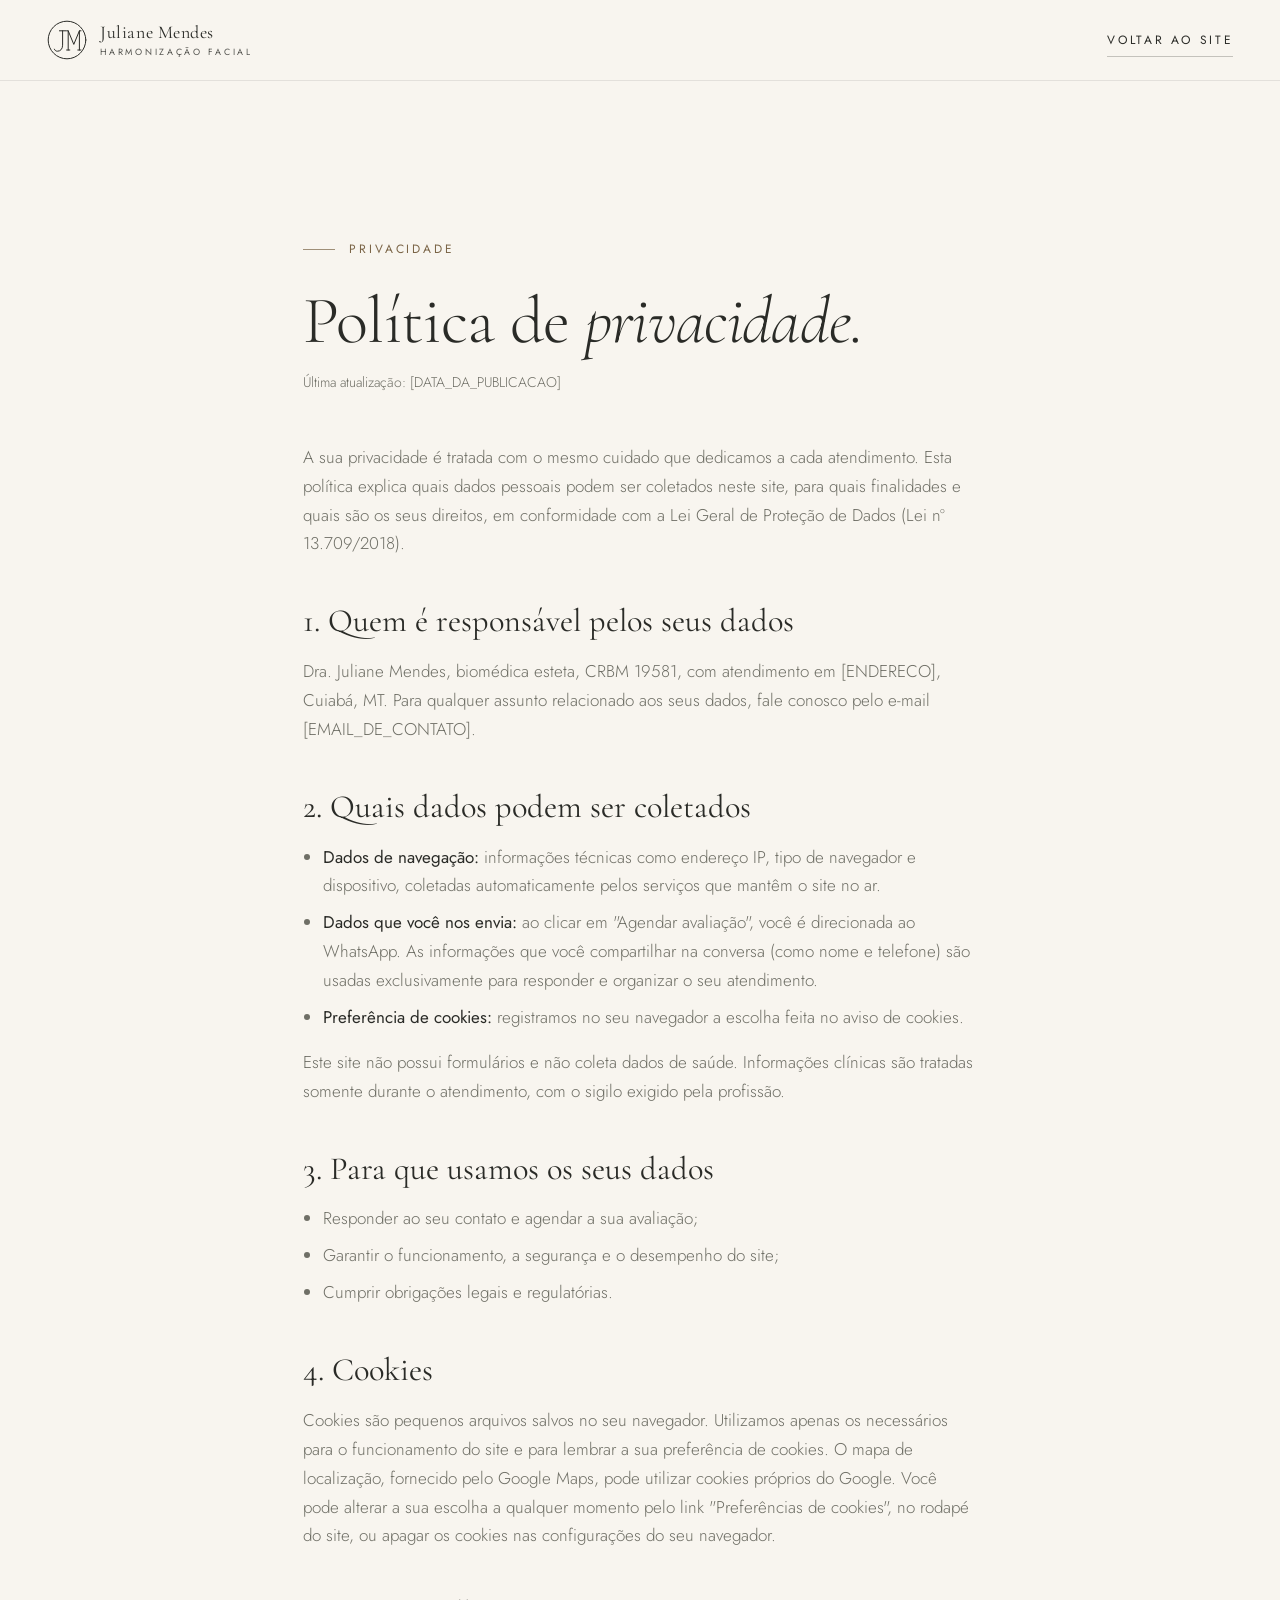
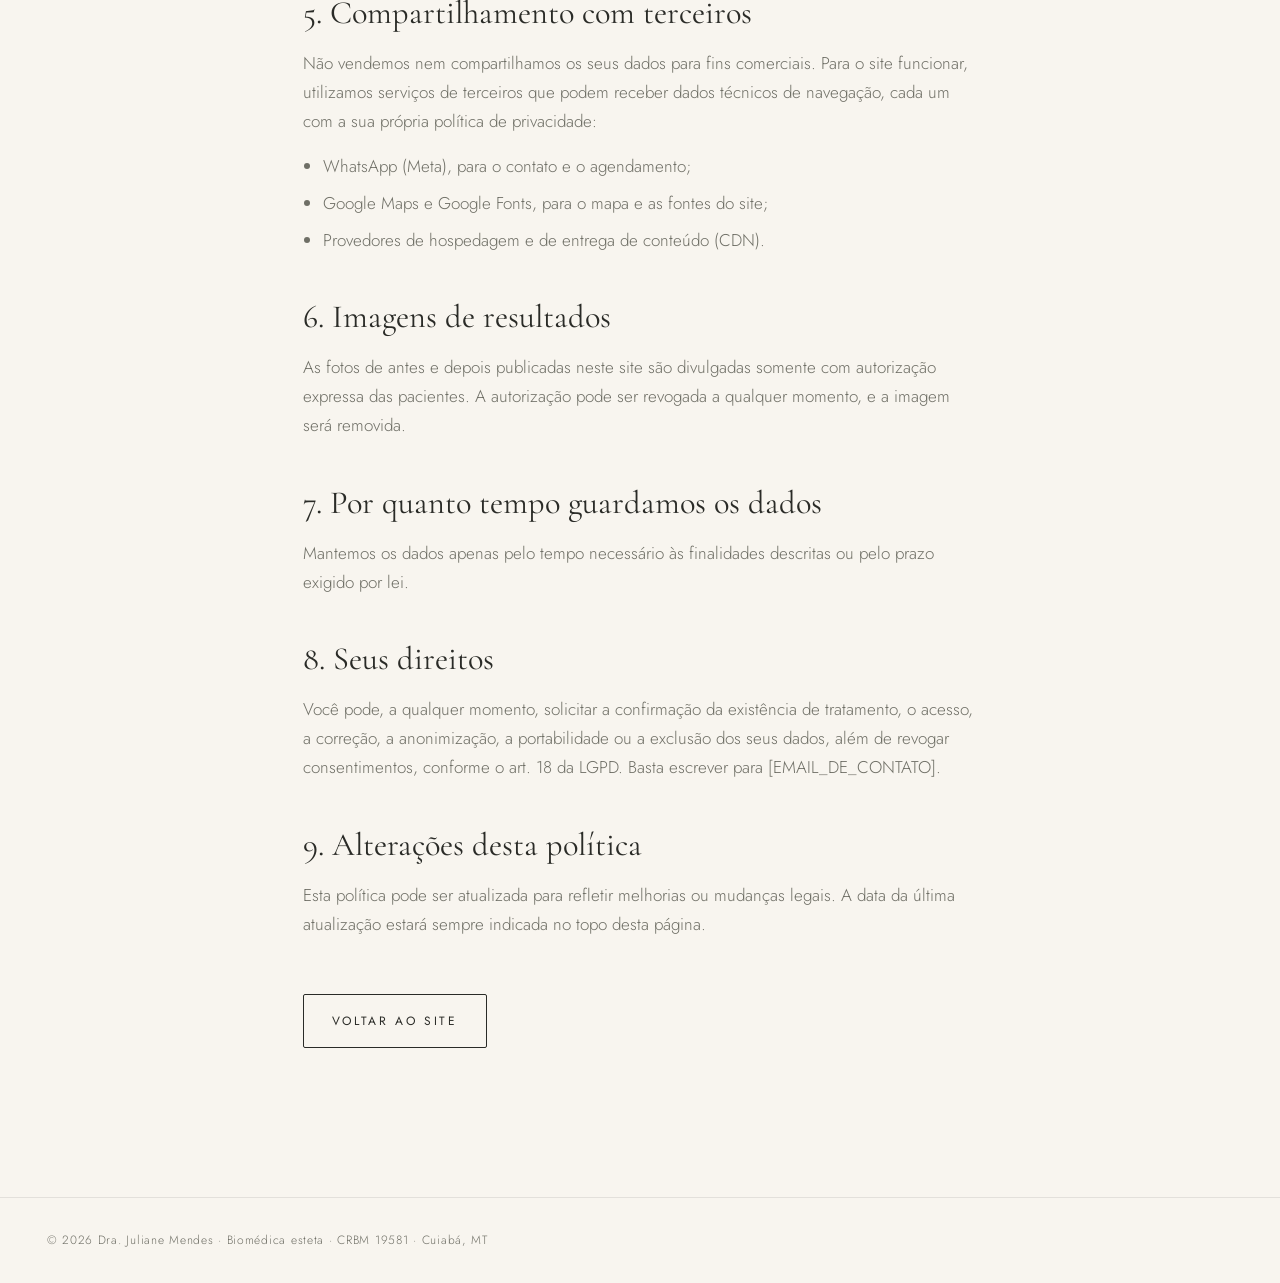
<file: politica-de-privacidade.html>
<!doctype html>
<html lang="pt-BR">
<head>
  <meta charset="utf-8">
  <meta name="viewport" content="width=device-width, initial-scale=1, viewport-fit=cover">
  <title>Política de Privacidade | Dra. Juliane Mendes</title>
  <meta name="description" content="Como tratamos os seus dados pessoais e utilizamos cookies, em conformidade com a LGPD.">
  <meta name="robots" content="noindex, follow">
  <meta name="theme-color" content="#F8F5EF">
  <link rel="icon" href="assets/icons/favicon.svg" type="image/svg+xml">
  <link rel="apple-touch-icon" href="assets/icons/apple-touch-icon.png">
  <link rel="preconnect" href="https://fonts.googleapis.com">
  <link rel="preconnect" href="https://fonts.gstatic.com" crossorigin>
  <link rel="stylesheet" href="https://fonts.googleapis.com/css2?family=Cormorant+Garamond:ital,wght@0,300;0,400;1,300&family=Jost:wght@300;400&display=swap">
  <link rel="stylesheet" href="css/style.css?v=3">
</head>

<body>
  <!-- Página legal: texto-base em conformidade com a LGPD (Lei 13.709/2018).
       Revise com um advogado e preencha os campos entre colchetes antes de publicar. -->
  <header class="legal-header">
    <div class="container legal-header__inner">
      <a class="brand" href="index.html" aria-label="Dra. Juliane Mendes, voltar ao site">
        <svg class="brand__mark" viewBox="0 0 100 100" fill="none" stroke="currentColor" stroke-width="1" stroke-linecap="round" stroke-linejoin="round" aria-hidden="true">
          <circle cx="50" cy="50" r="47" vector-effect="non-scaling-stroke"/>
          <path d="M31 27H47M39 27V63C39 72.5 33.5 78 26 78C22 78 19.5 76 18.5 73" vector-effect="non-scaling-stroke"/>
          <path d="M53 75V27L67 61L81 27V75M49 75H57M77 75H85M49 27H53M81 27H85" vector-effect="non-scaling-stroke"/>
        </svg>
        <span class="brand__name">Juliane Mendes<small>Harmonização facial</small></span>
      </a>
      <a class="link-arrow" href="index.html">Voltar ao site</a>
    </div>
  </header>

  <main class="legal section" id="conteudo">
    <div class="container legal__inner">
      <p class="eyebrow">Privacidade</p>
      <h1 class="display legal__title">Política de <em>privacidade.</em></h1>
      <p class="legal__updated">Última atualização: [DATA_DA_PUBLICACAO]</p>

      <div class="legal__body">
        <p>A sua privacidade é tratada com o mesmo cuidado que dedicamos a cada atendimento. Esta política explica quais dados pessoais podem ser coletados neste site, para quais finalidades e quais são os seus direitos, em conformidade com a Lei Geral de Proteção de Dados (Lei nº 13.709/2018).</p>

        <h2>1. Quem é responsável pelos seus dados</h2>
        <p>Dra. Juliane Mendes, biomédica esteta, CRBM 19581, com atendimento em [ENDERECO], Cuiabá, MT. Para qualquer assunto relacionado aos seus dados, fale conosco pelo e-mail [EMAIL_DE_CONTATO].</p>

        <h2>2. Quais dados podem ser coletados</h2>
        <ul>
          <li><strong>Dados de navegação:</strong> informações técnicas como endereço IP, tipo de navegador e dispositivo, coletadas automaticamente pelos serviços que mantêm o site no ar.</li>
          <li><strong>Dados que você nos envia:</strong> ao clicar em "Agendar avaliação", você é direcionada ao WhatsApp. As informações que você compartilhar na conversa (como nome e telefone) são usadas exclusivamente para responder e organizar o seu atendimento.</li>
          <li><strong>Preferência de cookies:</strong> registramos no seu navegador a escolha feita no aviso de cookies.</li>
        </ul>
        <p>Este site não possui formulários e não coleta dados de saúde. Informações clínicas são tratadas somente durante o atendimento, com o sigilo exigido pela profissão.</p>

        <h2>3. Para que usamos os seus dados</h2>
        <ul>
          <li>Responder ao seu contato e agendar a sua avaliação;</li>
          <li>Garantir o funcionamento, a segurança e o desempenho do site;</li>
          <li>Cumprir obrigações legais e regulatórias.</li>
        </ul>

        <h2>4. Cookies</h2>
        <p>Cookies são pequenos arquivos salvos no seu navegador. Utilizamos apenas os necessários para o funcionamento do site e para lembrar a sua preferência de cookies. O mapa de localização, fornecido pelo Google Maps, pode utilizar cookies próprios do Google. Você pode alterar a sua escolha a qualquer momento pelo link "Preferências de cookies", no rodapé do site, ou apagar os cookies nas configurações do seu navegador.</p>

        <h2>5. Compartilhamento com terceiros</h2>
        <p>Não vendemos nem compartilhamos os seus dados para fins comerciais. Para o site funcionar, utilizamos serviços de terceiros que podem receber dados técnicos de navegação, cada um com a sua própria política de privacidade:</p>
        <ul>
          <li>WhatsApp (Meta), para o contato e o agendamento;</li>
          <li>Google Maps e Google Fonts, para o mapa e as fontes do site;</li>
          <li>Provedores de hospedagem e de entrega de conteúdo (CDN).</li>
        </ul>

        <h2>6. Imagens de resultados</h2>
        <p>As fotos de antes e depois publicadas neste site são divulgadas somente com autorização expressa das pacientes. A autorização pode ser revogada a qualquer momento, e a imagem será removida.</p>

        <h2>7. Por quanto tempo guardamos os dados</h2>
        <p>Mantemos os dados apenas pelo tempo necessário às finalidades descritas ou pelo prazo exigido por lei.</p>

        <h2>8. Seus direitos</h2>
        <p>Você pode, a qualquer momento, solicitar a confirmação da existência de tratamento, o acesso, a correção, a anonimização, a portabilidade ou a exclusão dos seus dados, além de revogar consentimentos, conforme o art. 18 da LGPD. Basta escrever para [EMAIL_DE_CONTATO].</p>

        <h2>9. Alterações desta política</h2>
        <p>Esta política pode ser atualizada para refletir melhorias ou mudanças legais. A data da última atualização estará sempre indicada no topo desta página.</p>
      </div>

      <a class="btn btn--outline legal__back" href="index.html">Voltar ao site</a>
    </div>
  </main>

  <footer class="legal-footer">
    <div class="container">
      <p>© 2026 Dra. Juliane Mendes · Biomédica esteta · CRBM 19581 · Cuiabá, MT</p>
    </div>
  </footer>
</body>
</html>
</file>
<file: css/style.css>
/* ==========================================================================
   Dra. Juliane Mendes | Harmonização Facial
   style.css · Mobile first (base 360px → 768 / 1024 / 1440)
   --------------------------------------------------------------------------
   Índice
   01. Tokens
   02. Reset
   03. Tipografia
   04. Layout
   05. Componentes (botões, links, mídia, ícones, grão)
   06. Seções
   07. Flutuantes, cookies e lightbox
   08. Animações e estados de JS
   09. Utilitários
   10. Movimento reduzido
   ========================================================================== */


/* ==========================================================================
   01. TOKENS
   ========================================================================== */
:root {
  /* Paleta */
  --ivory: #F8F5EF;
  --sand: #EDE6DA;
  --olive-deep: #1E1F1B;
  --olive: #45463F;
  --champagne: #B79F7A;
  --champagne-ink: #7A6446; /* champagne escurecido: texto pequeno sobre fundo claro (AA) */
  --text: #2A2B27;
  --text-soft: #6F6F66;

  --ivory-72: rgba(248, 245, 239, .72);
  --ivory-30: rgba(248, 245, 239, .3);
  --line: rgba(183, 159, 122, .55);
  --line-soft: rgba(42, 43, 39, .1);
  --line-dark: rgba(183, 159, 122, .28);

  /* Placeholders de imagem */
  --ph: #DCD3C4;

  /* Tipografia */
  --font-serif: "Cormorant Garamond", "Cormorant", "Times New Roman", serif;
  --font-sans: "Jost", system-ui, -apple-system, "Segoe UI", sans-serif;

  --fs-hero: clamp(2.75rem, 1.167rem + 7.04vw, 7.5rem);      /* 44px → 120px */
  --fs-display: clamp(2.25rem, 1.5rem + 3.33vw, 4.5rem);     /* 36px → 72px */
  --fs-manifesto: clamp(1.875rem, 1.15rem + 3.2vw, 4.25rem);
  --fs-proc: clamp(2rem, 1.33rem + 3vw, 4.25rem);
  --fs-quote: clamp(1.625rem, 1.17rem + 2vw, 3rem);
  --fs-h3: clamp(1.5rem, 1.3rem + .9vw, 2.125rem);
  --fs-lead: clamp(1.125rem, 1.04rem + .4vw, 1.375rem);
  --fs-body: clamp(1rem, .96rem + .18vw, 1.0625rem);
  --fs-small: .875rem;
  --fs-label: .75rem;

  /* Movimento */
  --ease: cubic-bezier(0.16, 1, 0.3, 1);
  --dur-fast: .6s;
  --dur: 1s;
  --dur-slow: 1.4s;

  /* Espaçamento e estrutura */
  --gutter: clamp(1.25rem, .6rem + 2.9vw, 4rem);
  --section-y: clamp(6rem, 4.5rem + 6vw, 10rem);             /* 96px → 160px */
  --container: 90rem;
  --header-h: 4.5rem;
  --bar-h: 4.75rem;
  --radius: 2px;
}

@media (min-width: 1024px) {
  :root { --header-h: 5.5rem; }
}


/* ==========================================================================
   02. RESET
   ========================================================================== */
*,
*::before,
*::after { box-sizing: border-box; }

html {
  -webkit-text-size-adjust: 100%;
  text-size-adjust: 100%;
  /* A página nunca se desloca nem "quica" na horizontal (iOS/Android) */
  overflow-x: hidden;
  overscroll-behavior-x: none;
}

@media (prefers-reduced-motion: no-preference) {
  html:not(.lenis) { scroll-behavior: smooth; }
}

body {
  margin: 0;
  min-height: 100vh;
  min-height: 100svh;
  background-color: var(--ivory);
  color: var(--text);
  font-family: var(--font-sans);
  font-weight: 300;
  font-size: var(--fs-body);
  line-height: 1.7;
  -webkit-font-smoothing: antialiased;
  -moz-osx-font-smoothing: grayscale;
  text-rendering: optimizeLegibility;
  overflow-x: hidden;
  overflow-x: clip;
}

h1, h2, h3, h4, p, figure, blockquote, dl, dd, ol, ul { margin: 0; }
ol, ul { padding: 0; list-style: none; }
img, svg, video, iframe { display: block; max-width: 100%; }
img { height: auto; }
a { color: inherit; text-decoration: none; }
address { font-style: normal; }
em { font-style: italic; }

button {
  font: inherit;
  color: inherit;
  background: none;
  border: 0;
  padding: 0;
  cursor: pointer;
  -webkit-tap-highlight-color: transparent;
}

::selection { background: var(--champagne); color: var(--olive-deep); }

:focus { outline: none; }
:focus-visible {
  outline: 1px solid currentColor;
  outline-offset: 4px;
}

[hidden] { display: none !important; }

/* Lenis (smooth scroll) */
html.lenis,
html.lenis body { height: auto; }
.lenis.lenis-smooth { scroll-behavior: auto !important; }
.lenis.lenis-smooth [data-lenis-prevent] { overscroll-behavior: contain; }
.lenis.lenis-stopped { overflow: hidden; }


/* ==========================================================================
   03. TIPOGRAFIA
   ========================================================================== */
.display {
  font-family: var(--font-serif);
  font-weight: 300;
  font-size: var(--fs-display);
  line-height: 1.04;
  letter-spacing: -.01em;
}

.display em,
.cta-final__title em,
.footer__tagline em { font-weight: 300; }

[data-bg="dark"] .display em,
.cta-final__title em,
.footer__tagline em { color: var(--champagne); }

.eyebrow {
  display: inline-flex;
  align-items: center;
  gap: .9rem;
  margin-bottom: 1.75rem;
  font-family: var(--font-sans);
  font-weight: 400;
  font-size: var(--fs-label);
  letter-spacing: .24em;
  line-height: 1.4;
  text-transform: uppercase;
  color: var(--champagne-ink);
}

.eyebrow::before {
  content: "";
  flex: none;
  width: 2rem;
  height: 1px;
  background: currentColor;
  opacity: .7;
}

.eyebrow--center::after {
  content: "";
  flex: none;
  width: 2rem;
  height: 1px;
  background: currentColor;
  opacity: .7;
}

.eyebrow--light { color: var(--champagne); }

.lead {
  font-size: var(--fs-lead);
  font-weight: 300;
  line-height: 1.6;
  color: var(--text-soft);
}

.caption {
  margin-top: 1.25rem;
  font-size: var(--fs-small);
  color: var(--text-soft);
  letter-spacing: .02em;
}


/* ==========================================================================
   04. LAYOUT
   ========================================================================== */
.container {
  width: 100%;
  max-width: var(--container);
  margin-inline: auto;
  padding-inline: var(--gutter);
}

.section {
  position: relative;
  padding-block: var(--section-y);
}

/* Cores de fundo por seção (sem JS) */
[data-bg="ivory"] { background-color: var(--ivory); }
[data-bg="sand"]  { background-color: var(--sand); --text-soft: #5F5F57; /* AA sobre sand */ }
[data-bg="dark"]  { background-color: var(--olive-deep); color: var(--ivory); }

/* Com JS: as seções ficam transparentes e a cor vem da camada fixa (crossfade) */
.bg-flow [data-bg] { background-color: transparent; }

.page-bg {
  position: fixed;
  inset: 0;
  z-index: -1;
  pointer-events: none;
  background: var(--ivory);
}

.page-bg__layer {
  position: absolute;
  inset: 0;
  opacity: 0;
  transition: opacity 1.1s var(--ease);
}

.page-bg__layer--sand { background: var(--sand); }
.page-bg__layer--dark { background: var(--olive-deep); }

[data-page-bg="sand"] .page-bg__layer--sand,
[data-page-bg="dark"] .page-bg__layer--dark { opacity: 1; }

/* Cabeçalho de seção (eyebrow + título + texto de apoio) */
.section-head {
  display: grid;
  gap: 1.5rem;
  margin-bottom: clamp(3rem, 6vw, 5.5rem);
}

.section-head__text {
  max-width: 26rem;
  color: var(--text-soft);
}

.section-head--controls {
  grid-template-columns: 1fr;
  align-items: end;
}

@media (min-width: 768px) {
  .section-head--controls { grid-template-columns: 1fr auto; }
}

@media (min-width: 1024px) {
  .section-head {
    grid-template-columns: minmax(0, 7fr) minmax(0, 4fr);
    column-gap: 4rem;
    align-items: end;
  }

  .section-head--controls { grid-template-columns: 1fr auto; }
}


/* ==========================================================================
   05. COMPONENTES
   ========================================================================== */

/* ---------- Botões ---------- */
.btn {
  --btn-bg: transparent;
  --btn-color: var(--text);
  --btn-border: var(--text);
  --btn-fill: var(--olive-deep);
  --btn-color-hover: var(--ivory);

  position: relative;
  isolation: isolate;
  overflow: hidden;
  display: inline-flex;
  align-items: center;
  justify-content: center;
  gap: .9rem;
  min-height: 3.375rem;
  padding: 1rem 1.75rem;
  border: 1px solid var(--btn-border);
  border-radius: var(--radius);
  background: var(--btn-bg);
  color: var(--btn-color);
  font-family: var(--font-sans);
  font-weight: 400;
  font-size: .75rem;
  line-height: 1;
  letter-spacing: .22em;
  text-transform: uppercase;
  white-space: nowrap;
  transition: color .7s var(--ease), border-color .7s var(--ease);
  -webkit-tap-highlight-color: transparent;
}

/* Preenchimento deslizante: entra pela esquerda, sai pela direita */
.btn::before {
  content: "";
  position: absolute;
  inset: -1px;
  z-index: -1;
  background: var(--btn-fill);
  transform: scaleX(0);
  transform-origin: right center;
  transition: transform .8s var(--ease);
}

.btn__icon {
  flex: none;
  width: 1.125rem;
  height: 1.125rem;
  transition: transform .8s var(--ease);
}

@media (hover: hover) {
  .btn:hover {
    color: var(--btn-color-hover);
    border-color: var(--btn-fill);
  }
  .btn:hover::before {
    transform: scaleX(1);
    transform-origin: left center;
  }
  .btn:hover .btn__icon--arrow { transform: translateX(.35rem); }
}

.btn:focus-visible {
  color: var(--btn-color-hover);
  border-color: var(--btn-fill);
}
.btn:focus-visible::before { transform: scaleX(1); transform-origin: left center; }

/* Feedback de toque (mobile) */
@media (hover: none) {
  .btn,
  .icon-btn,
  .wa-float__btn { transition: color .7s var(--ease), border-color .7s var(--ease), transform .3s var(--ease); }
  .btn:active,
  .icon-btn:active,
  .wa-float__btn:active { transform: scale(.98); }
}

.btn--dark {
  --btn-bg: var(--olive-deep);
  --btn-color: var(--ivory);
  --btn-border: var(--olive-deep);
  --btn-fill: var(--champagne-ink);
  --btn-color-hover: var(--ivory);
}

.btn--light {
  --btn-bg: var(--ivory);
  --btn-color: var(--olive-deep);
  --btn-border: var(--ivory);
  --btn-fill: var(--champagne);
  --btn-color-hover: var(--olive-deep);
}

.btn--outline-light {
  --btn-color: var(--ivory);
  --btn-border: rgba(248, 245, 239, .45);
  --btn-fill: var(--ivory);
  --btn-color-hover: var(--olive-deep);
}

.btn--sm {
  min-height: 2.75rem;
  padding: .75rem 1.25rem;
  font-size: .6875rem;
}

.btn--lg {
  min-height: 4rem;
  padding-inline: 2.25rem;
}

.btn--block { width: 100%; }

/* ---------- Link com seta ---------- */
.link-arrow {
  position: relative;
  display: inline-flex;
  align-items: center;
  gap: .75rem;
  padding-block: .6rem;
  font-weight: 400;
  font-size: .75rem;
  letter-spacing: .22em;
  text-transform: uppercase;
}

.link-arrow::before,
.link-arrow::after {
  content: "";
  position: absolute;
  left: 0;
  bottom: .2rem;
  width: 100%;
  height: 1px;
  background: currentColor;
}

.link-arrow::before { opacity: .25; }

.link-arrow::after {
  transform: scaleX(0);
  transform-origin: right center;
  transition: transform .9s var(--ease);
}

.link-arrow__icon {
  width: 1rem;
  height: 1rem;
  transition: transform .8s var(--ease);
}

@media (hover: hover) {
  .link-arrow:hover::after { transform: scaleX(1); transform-origin: left center; }
  .link-arrow:hover .link-arrow__icon { transform: translateX(.3rem); }
}
.link-arrow:focus-visible::after { transform: scaleX(1); }

.link-arrow--light { color: var(--ivory); }

/* Link de texto simples (contato) */
.text-link {
  background: linear-gradient(currentColor, currentColor) 0 100% / 0 1px no-repeat;
  transition: background-size .9s var(--ease);
}
@media (hover: hover) {
  .text-link:hover { background-size: 100% 1px; }
}

/* ---------- Botão de ícone ---------- */
.icon-btn {
  display: inline-grid;
  place-items: center;
  width: 3.25rem;
  height: 3.25rem;
  border: 1px solid var(--line);
  border-radius: var(--radius);
  color: var(--text);
  transition: background-color .6s var(--ease), color .6s var(--ease), border-color .6s var(--ease), opacity .4s var(--ease);
}

.icon-btn__icon { width: 1.125rem; height: 1.125rem; }
.icon-btn__icon--flip { transform: scaleX(-1); }

@media (hover: hover) {
  .icon-btn:not(:disabled):hover {
    background: var(--olive-deep);
    border-color: var(--olive-deep);
    color: var(--ivory);
  }
}

.icon-btn:disabled { opacity: .35; cursor: default; }

.icon-btn--light {
  color: var(--ivory);
  border-color: rgba(248, 245, 239, .25);
}

@media (hover: hover) {
  .icon-btn--light:not(:disabled):hover {
    background: var(--ivory);
    border-color: var(--ivory);
    color: var(--olive-deep);
  }
}

/* ---------- Ícone + / - (acordeões) ---------- */
.toggle-icon {
  position: relative;
  flex: none;
  width: 1rem;
  height: 1rem;
}

.toggle-icon::before,
.toggle-icon::after {
  content: "";
  position: absolute;
  left: 0;
  top: 50%;
  width: 100%;
  height: 1px;
  background: currentColor;
  transition: transform .8s var(--ease);
}

.toggle-icon::after { transform: rotate(90deg); }

[aria-expanded="true"] > .toggle-icon::before { transform: rotate(180deg); }
[aria-expanded="true"] > .toggle-icon::after  { transform: rotate(180deg); }

/* ---------- Divisor (linha fina champagne) ---------- */
.divider {
  display: block;
  width: 100%;
  height: 1px;
  background: var(--line);
  transform-origin: left center;
}

.divider--center {
  width: 4rem;
  margin: 3rem auto 1.5rem;
  background: var(--champagne);
  transform-origin: center;
}

/* ---------- Mídia (frame com proporção + camada interna para parallax) ---------- */
.media {
  --ratio: .8;
  position: relative;
  display: block;
  overflow: hidden;
  aspect-ratio: 4 / 5;
  border-radius: var(--radius);
  background: var(--ph);
}

.media--4x5  { aspect-ratio: 4 / 5;  --ratio: .8; }
.media--3x4  { aspect-ratio: 3 / 4;  --ratio: .75; }
.media--1x1  { aspect-ratio: 1 / 1;  --ratio: 1; }
.media--16x9 { aspect-ratio: 16 / 9; --ratio: 1.7778; }

/* A camada interna é 16% maior: o parallax nunca revela bordas */
.media__inner {
  position: absolute;
  inset: -8% 0;
  display: block;
}

.media__img {
  position: absolute;
  inset: 0;
  display: block;
  width: 100%;
  height: 100%;
  object-fit: cover;
}

/* Placeholders (remova quando colocar as fotos) */
.ph {
  background-color: var(--ph);
  background-image: radial-gradient(90% 70% at 35% 30%, rgba(255, 255, 255, .3), transparent 70%);
}

.ph--2 { --ph: #D3C8B7; }
.ph--3 { --ph: #E3DACC; }
.ph--4 { --ph: #CBBFAC; }

.ph--dark {
  --ph: #34352F;
  background-image: radial-gradient(55% 65% at 64% 40%, rgba(183, 159, 122, .24), transparent 70%);
}

.ph__label {
  position: absolute;
  top: 12%;
  left: 1rem;
  right: 1rem;
  font-family: var(--font-sans);
  font-weight: 400;
  font-size: .625rem;
  letter-spacing: .2em;
  line-height: 1.5;
  text-transform: uppercase;
  color: rgba(42, 43, 39, .55);
}

.ph--dark .ph__label {
  top: calc(8% + var(--header-h) + 1rem);
  left: auto;
  right: var(--gutter);
  text-align: right;
  color: rgba(248, 245, 239, .4);
}

/* ---------- Textura de grão (seções escuras) ---------- */
.grain {
  position: relative;
  isolation: isolate;
}

.grain::after {
  content: "";
  position: absolute;
  inset: 0;
  z-index: -1;
  pointer-events: none;
  opacity: .045;
  background-image: url("data:image/svg+xml,%3Csvg xmlns='http://www.w3.org/2000/svg' width='180' height='180'%3E%3Cfilter id='n'%3E%3CfeTurbulence type='fractalNoise' baseFrequency='.85' numOctaves='3' stitchTiles='stitch'/%3E%3CfeColorMatrix type='saturate' values='0'/%3E%3C/filter%3E%3Crect width='100%25' height='100%25' filter='url(%23n)'/%3E%3C/svg%3E");
  background-size: 180px 180px;
}

/* ---------- Split de texto (gerado pelo JS) ---------- */
.word {
  display: inline-block;
  overflow: hidden;
  vertical-align: top;
  padding: .1em .05em .14em;
  margin: -.1em -.05em -.14em;
}

.word__inner { display: inline-block; }


/* ==========================================================================
   06. SEÇÕES
   ========================================================================== */

/* ---------- 6.1 Preloader ---------- */
.preloader { display: none; }

.motion-ok .preloader {
  position: fixed;
  inset: 0;
  z-index: 90;
  display: flex;
  flex-direction: column;
  align-items: center;
  justify-content: center;
  gap: 1.75rem;
  background: var(--olive-deep);
  color: var(--champagne);
  /* Trava de segurança: se o JS não rodar, o preloader some sozinho */
  animation: preloader-failsafe .01s linear 2.6s forwards;
}

.preloader__mark {
  width: clamp(5.5rem, 4.5rem + 4vw, 7.5rem);
  height: auto;
  overflow: visible;
}

.preloader__path {
  fill: none;
  stroke: currentColor;
  stroke-width: .9;
  stroke-dasharray: 1;
  stroke-dashoffset: 1;
}

.preloader__label {
  font-size: .6875rem;
  font-weight: 400;
  letter-spacing: .32em;
  text-transform: uppercase;
  color: var(--ivory-72);
  opacity: 0;
}

@keyframes preloader-failsafe {
  to { opacity: 0; visibility: hidden; }
}

/* ---------- 6.2 Header ---------- */
.header {
  position: fixed;
  inset: 0 0 auto;
  z-index: 50;
  height: var(--header-h);
  color: var(--ivory);
  transition: transform .9s var(--ease), color .6s var(--ease);
}

.header::before {
  content: "";
  position: absolute;
  inset: 0;
  background: rgba(248, 245, 239, .82);
  -webkit-backdrop-filter: blur(16px) saturate(120%);
  backdrop-filter: blur(16px) saturate(120%);
  border-bottom: 1px solid var(--line-soft);
  opacity: 0;
  transition: opacity .6s var(--ease);
}

.header.is-scrolled { color: var(--text); }
.header.is-scrolled::before { opacity: 1; }
.header.is-hidden { transform: translateY(-100%); }

.is-menu-open .header { color: var(--ivory); transform: none; }
.is-menu-open .header::before { opacity: 0; }

.header__inner {
  position: relative;
  display: flex;
  align-items: center;
  justify-content: space-between;
  gap: 1.5rem;
  height: 100%;
}

.brand {
  display: inline-flex;
  align-items: center;
  gap: .85rem;
}

.brand__mark {
  width: 2.5rem;
  height: 2.5rem;
  flex: none;
}

.brand__name {
  font-family: var(--font-serif);
  font-weight: 400;
  font-size: 1.125rem;
  line-height: 1.1;
  letter-spacing: .03em;
}

.brand__name small {
  display: block;
  margin-top: .25rem;
  font-family: var(--font-sans);
  font-size: .5625rem;
  font-weight: 400;
  letter-spacing: .3em;
  text-transform: uppercase;
  opacity: .8;
}

.nav { display: none; }

.nav__link {
  position: relative;
  display: inline-block;
  padding-block: .5rem;
  font-weight: 400;
  font-size: .6875rem;
  letter-spacing: .22em;
  text-transform: uppercase;
}

.nav__link::after {
  content: "";
  position: absolute;
  left: 0;
  bottom: .2rem;
  width: 100%;
  height: 1px;
  background: currentColor;
  transform: scaleX(0);
  transform-origin: right center;
  transition: transform .9s var(--ease);
}

@media (hover: hover) {
  .nav__link:hover::after { transform: scaleX(1); transform-origin: left center; }
}

.header__actions {
  display: flex;
  align-items: center;
  gap: 1rem;
}

/* CTA do header acompanha a cor do header (claro sobre o hero, escuro ao rolar) */
.header__cta {
  display: none;
  --btn-color: currentColor;
  --btn-border: currentColor;
  --btn-fill: var(--ivory);
  --btn-color-hover: var(--olive-deep);
}

.header.is-scrolled .header__cta {
  --btn-fill: var(--olive-deep);
  --btn-color-hover: var(--ivory);
}

.header__toggle {
  position: relative;
  width: 2.75rem;
  height: 2.75rem;
  margin-right: -.6rem;
}

.header__toggle-line {
  position: absolute;
  left: .6rem;
  right: .6rem;
  height: 1px;
  background: currentColor;
  transition: transform .8s var(--ease);
}

.header__toggle-line:first-child { top: calc(50% - 4px); }
.header__toggle-line:last-child  { top: calc(50% + 4px); }

.is-menu-open .header__toggle-line:first-child { transform: translateY(4px) rotate(45deg); }
.is-menu-open .header__toggle-line:last-child  { transform: translateY(-4px) rotate(-45deg); }

@media (min-width: 768px) {
  .header__cta { display: inline-flex; }
}

@media (min-width: 1024px) {
  .nav { display: block; }
  .nav__list { display: flex; gap: clamp(1.5rem, 2.2vw, 2.75rem); }
  .header__toggle { display: none; }
}

/* ---------- 6.3 Menu mobile ---------- */
.menu {
  position: fixed;
  inset: 0;
  z-index: 45;
  display: flex;
  background: var(--olive-deep);
  color: var(--ivory);
  transform: translateY(-100%);
  visibility: hidden;
  transition: transform 1s var(--ease), visibility 0s linear 1s;
}

.is-menu-open .menu {
  transform: none;
  visibility: visible;
  transition: transform 1s var(--ease), visibility 0s;
}

.menu__inner {
  display: flex;
  flex-direction: column;
  justify-content: space-between;
  gap: 2.5rem;
  min-height: 100%;
  padding-top: calc(var(--header-h) + 2.5rem);
  padding-bottom: calc(2rem + env(safe-area-inset-bottom));
  overflow-y: auto;
}

.menu__item {
  overflow: hidden;
  border-bottom: 1px solid var(--line-dark);
}

.menu__link {
  display: flex;
  align-items: baseline;
  gap: 1.25rem;
  padding-block: .9rem;
  font-family: var(--font-serif);
  font-weight: 300;
  font-size: clamp(2.25rem, 1.6rem + 3vw, 3.5rem);
  line-height: 1.1;
  transform: translateY(105%);
  transition: transform .7s var(--ease);
}

.menu__num {
  font-family: var(--font-sans);
  font-size: .6875rem;
  letter-spacing: .2em;
  color: var(--champagne);
}

.menu__footer {
  opacity: 0;
  transform: translateY(1.5rem);
  transition: opacity .6s var(--ease), transform .6s var(--ease);
}

.menu__meta {
  display: flex;
  flex-direction: column;
  gap: .4rem;
  margin-top: 1.5rem;
  font-size: .75rem;
  letter-spacing: .14em;
  color: var(--ivory-72);
}

.is-menu-open .menu__link {
  transform: none;
  transition: transform 1.1s var(--ease);
  transition-delay: calc(.3s + var(--i) * .07s);
}

.is-menu-open .menu__footer {
  opacity: 1;
  transform: none;
  transition: opacity 1s var(--ease), transform 1.1s var(--ease);
  transition-delay: calc(.3s + var(--i) * .07s);
}

@media (min-width: 1024px) {
  .menu { display: none; }
}

/* ---------- 6.4 Hero ---------- */
.hero {
  position: relative;
  display: flex;
  align-items: flex-end;
  min-height: 100vh;
  min-height: 100svh;
  padding-block: calc(var(--header-h) + 2rem) clamp(2.5rem, 7vh, 5rem);
  overflow: hidden;
  color: var(--ivory);
}

.hero__media {
  position: absolute;
  inset: 0;
  overflow: hidden;
  background: var(--olive-deep);
}

/* Véu de legibilidade (sutil, apenas topo e base) */
.hero__scrim {
  position: absolute;
  inset: 0;
  background: linear-gradient(180deg,
    rgba(30, 31, 27, .45) 0%,
    rgba(30, 31, 27, 0) 26%,
    rgba(30, 31, 27, 0) 42%,
    rgba(30, 31, 27, .72) 100%);
}

.hero__content { position: relative; z-index: 1; }

.hero__title {
  margin-bottom: clamp(1.5rem, 3vw, 2.75rem);
  font-family: var(--font-serif);
  font-weight: 300;
  font-size: var(--fs-hero);
  line-height: .98;
  letter-spacing: -.015em;
}

/* Máscaras linha a linha */
.hero__line {
  display: block;
  overflow: hidden;
  padding-bottom: .1em;
  margin-bottom: -.1em;
}

.hero__line-inner { display: block; }

.hero__accent {
  display: inline-block;
  overflow: hidden;
  vertical-align: top;
  padding: 0 .08em .1em 0;
  margin-bottom: -.1em;
}

.hero__accent-inner {
  display: inline-block;
  font-weight: 300;
  color: var(--champagne);
}

.hero__bottom {
  display: flex;
  flex-direction: column;
  gap: 2rem;
}

.hero__subtitle {
  max-width: 26rem;
  font-size: var(--fs-lead);
  line-height: 1.55;
  color: rgba(248, 245, 239, .86);
}

.hero__actions {
  display: flex;
  flex-wrap: wrap;
  align-items: center;
  gap: 1rem 2rem;
}

.hero__scroll {
  position: absolute;
  right: var(--gutter);
  bottom: clamp(2.5rem, 7vh, 5rem);
  z-index: 1;
  display: flex;
  flex-direction: column;
  align-items: center;
  gap: 1rem;
  padding: .5rem 0;
}

.hero__scroll-text {
  display: none;
  writing-mode: vertical-rl;
  font-size: .625rem;
  font-weight: 400;
  letter-spacing: .32em;
  text-transform: uppercase;
  color: var(--ivory-72);
}

.hero__scroll-line {
  position: relative;
  width: 1px;
  height: 3rem;
  overflow: hidden;
  background: var(--ivory-30);
}

.hero__scroll-line::after {
  content: "";
  position: absolute;
  inset: 0;
  background: var(--ivory);
  transform: translateY(-100%);
  animation: scroll-line 2.4s var(--ease) infinite;
}

@keyframes scroll-line {
  0%   { transform: translateY(-100%); }
  55%  { transform: translateY(0); }
  100% { transform: translateY(100%); }
}

@media (min-width: 768px) {
  .hero__scroll-text { display: block; }
  .hero__scroll-line { height: 4.5rem; }
}

@media (min-width: 1024px) {
  .hero__bottom {
    flex-direction: row;
    align-items: flex-end;
    justify-content: space-between;
    gap: 3rem;
    padding-right: 5rem;
  }
}

/* ---------- 6.5 Manifesto ---------- */
.manifesto { text-align: center; }

.manifesto__inner {
  display: flex;
  flex-direction: column;
  align-items: center;
  max-width: 76rem;
}

.manifesto__mark {
  width: 3rem;
  height: 3rem;
  margin-bottom: 2.5rem;
  color: var(--champagne);
}

.manifesto__text {
  max-width: 17em;
  font-family: var(--font-serif);
  font-weight: 300;
  font-size: var(--fs-manifesto);
  line-height: 1.18;
  letter-spacing: -.005em;
}

.manifesto__text em { color: var(--champagne); }

.manifesto__sign {
  font-size: var(--fs-label);
  font-weight: 400;
  letter-spacing: .28em;
  text-transform: uppercase;
  color: var(--champagne);
}

/* ---------- 6.6 Sobre ---------- */
.about__grid {
  display: grid;
  gap: 4.5rem;
}

.about__visual { position: relative; }

.about__photo { width: 86%; }

.about__card {
  position: relative;
  z-index: 1;
  width: 78%;
  margin: -5.5rem 0 0 auto;
  padding: 2rem 1.75rem 2.25rem;
  background: var(--olive-deep);
  color: var(--ivory);
  border-radius: var(--radius);
}

.about__card .eyebrow { margin-bottom: 1.25rem; }

.about__card-quote {
  margin-bottom: 1.75rem;
  font-family: var(--font-serif);
  font-weight: 300;
  font-size: clamp(1.5rem, 1.2rem + 1.2vw, 2.125rem);
  line-height: 1.2;
}

.about__card-quote em { color: var(--champagne); }

.about__card-meta {
  font-size: .6875rem;
  font-weight: 400;
  letter-spacing: .22em;
  line-height: 1.9;
  text-transform: uppercase;
  color: var(--ivory-72);
}

.about__content .display { margin-bottom: 2rem; }

.about__text {
  max-width: 34rem;
  color: var(--text-soft);
}

.about__text p + p { margin-top: 1.25rem; }

.about__credential {
  margin-top: 2rem;
  font-size: var(--fs-label);
  font-weight: 400;
  letter-spacing: .22em;
  text-transform: uppercase;
  color: var(--champagne-ink);
}

.pillars { margin-top: 3rem; }

.pillar {
  display: grid;
  grid-template-columns: 2.75rem 1fr;
  column-gap: 1rem;
  padding-block: 1.5rem;
  border-top: 1px solid var(--line);
}

.pillar:last-child { border-bottom: 1px solid var(--line); }

.pillar__num {
  padding-top: .45rem;
  font-family: var(--font-serif);
  font-style: italic;
  font-size: 1rem;
  color: var(--champagne-ink);
}

.pillar__title {
  font-family: var(--font-serif);
  font-weight: 400;
  font-size: var(--fs-h3);
  line-height: 1.2;
}

.pillar__text {
  grid-column: 2;
  margin-top: .4rem;
  font-size: .9375rem;
  color: var(--text-soft);
}

@media (min-width: 768px) {
  .about__photo { width: 70%; }
  .about__card { width: 54%; margin-top: -9rem; padding: 2.5rem 2.25rem 2.75rem; }
}

@media (min-width: 1024px) {
  .about__grid {
    grid-template-columns: repeat(12, minmax(0, 1fr));
    column-gap: 1.5rem;
    align-items: center;
  }

  .about__visual { grid-column: 1 / span 6; padding-bottom: 4rem; }
  .about__photo { width: 84%; }

  .about__card {
    position: absolute;
    right: 0;
    bottom: 0;
    width: 50%;
    margin: 0;
  }

  .about__content { grid-column: 8 / span 5; }
}

/* ---------- 6.7 Procedimentos ---------- */
.procedures { isolation: isolate; }

.proc {
  position: relative;
  z-index: 1;
  border-top: 1px solid var(--line);
}

.proc__item {
  border-bottom: 1px solid var(--line);
  transition: opacity .7s var(--ease);
}

.proc__head {
  display: grid;
  grid-template-columns: 2.5rem 1fr auto;
  align-items: baseline;
  gap: .75rem;
  width: 100%;
  padding-block: 1.6rem;
  text-align: left;
}

.proc__head .toggle-icon { align-self: center; }

.proc__num {
  font-size: .6875rem;
  font-weight: 400;
  letter-spacing: .2em;
  color: var(--champagne-ink);
}

.proc__name {
  font-family: var(--font-serif);
  font-weight: 300;
  font-size: var(--fs-proc);
  line-height: 1.05;
  transition: transform 1s var(--ease);
}

.proc__name em {
  font-size: .5em;
  color: var(--text-soft);
  white-space: nowrap;
}

/* Painel (acordeão via grid-rows: altura animada sem medir em JS) */
.proc__panel,
.faq__panel {
  display: grid;
  grid-template-rows: 1fr;
}

.proc__panel-inner,
.faq__panel-inner {
  min-height: 0;
  overflow: hidden;
}

.proc__content { padding: 0 0 2rem 3.25rem; }

.proc__text {
  max-width: 30rem;
  margin-bottom: 1.25rem;
  color: var(--text-soft);
}

@media (min-width: 1024px) {
  .proc__item {
    display: grid;
    grid-template-columns: minmax(0, 1fr) minmax(0, 24rem);
    column-gap: 3rem;
    align-items: center;
  }

  .proc__head {
    grid-template-columns: 4.5rem 1fr;
    padding-block: 2.25rem;
    cursor: default;
  }

  .proc__head .toggle-icon { display: none; }
  .proc__content { padding: 0; }
}

/* ---------- 6.9 Jornada ---------- */
.journey__grid {
  display: grid;
  gap: 4.5rem;
}

.journey__intro .display { margin-bottom: 1.75rem; }

.journey__lead {
  max-width: 26rem;
  margin-bottom: 2.5rem;
  color: var(--ivory-72);
}

.journey__timeline {
  position: relative;
  padding-left: 3rem;
}

.journey__track {
  position: absolute;
  left: 7px;
  top: .9rem;
  bottom: .9rem;
  width: 1px;
  background: rgba(248, 245, 239, .14);
}

.journey__progress {
  position: absolute;
  inset: 0;
  background: var(--champagne);
  transform-origin: top center;
}

.journey__step {
  position: relative;
  padding-bottom: 3.5rem;
  transition: opacity .9s var(--ease);
}

.journey__step:last-child { padding-bottom: 0; }

.journey__dot {
  position: absolute;
  left: -3rem;
  top: .55rem;
  width: 15px;
  height: 15px;
  border: 1px solid var(--champagne);
  border-radius: 50%;
  background: var(--champagne);
  transition: background-color .9s var(--ease), border-color .9s var(--ease), transform .9s var(--ease);
}

.journey__num {
  font-family: var(--font-serif);
  font-style: italic;
  font-size: 1.0625rem;
  color: var(--champagne);
}

.journey__title {
  margin-block: .4rem .9rem;
  font-family: var(--font-serif);
  font-weight: 300;
  font-size: clamp(1.75rem, 1.4rem + 1.4vw, 2.75rem);
  line-height: 1.1;
}

.journey__text {
  max-width: 30rem;
  color: var(--ivory-72);
}

/* Estados do scroll (somente com JS de animação ativo) */
.anim .journey__step:not(.is-active) { opacity: .35; }
.anim .journey__step:not(.is-active) .journey__dot {
  background: var(--olive-deep);
  border-color: rgba(248, 245, 239, .3);
  transform: scale(.7);
}

@media (min-width: 1024px) {
  .journey__grid {
    grid-template-columns: repeat(12, minmax(0, 1fr));
    column-gap: 1.5rem;
  }

  .journey__intro {
    grid-column: 1 / span 5;
    position: sticky;
    top: calc(var(--header-h) + 3rem);
    align-self: start;
  }

  .journey__timeline { grid-column: 7 / span 6; padding-left: 4rem; }
  .journey__dot { left: -4rem; }
  .journey__step { padding-bottom: 5.5rem; }
}

/* ---------- 6.10 Resultados (galeria) ---------- */
/* Setas só no desktop; no mobile/tablet a galeria é navegada deslizando */
.results__controls {
  display: none;
  gap: .75rem;
}

.results__hint {
  display: inline-flex;
  align-items: center;
  gap: .9rem;
  font-size: .6875rem;
  font-weight: 400;
  letter-spacing: .22em;
  text-transform: uppercase;
  color: var(--text-soft);
}

/* Linha com um traço que corre para a direita, sugerindo o gesto */
.results__hint-line {
  position: relative;
  width: 3rem;
  height: 1px;
  overflow: hidden;
  background: var(--line);
}

.results__hint-line::after {
  content: "";
  position: absolute;
  inset: 0;
  background: var(--olive-deep);
  transform: translateX(-100%);
  animation: hint-line 2.4s var(--ease) infinite;
}

@keyframes hint-line {
  0%   { transform: translateX(-100%); }
  55%  { transform: translateX(0); }
  100% { transform: translateX(100%); }
}

@media (min-width: 1024px) {
  .results__controls { display: flex; }
  .results__hint { display: none; }
}

.gallery { position: relative; }

.gallery__track {
  --track-pad: max(var(--gutter), calc((100% - var(--container)) / 2 + var(--gutter)));
  position: relative;
  display: flex;
  align-items: flex-start;
  gap: 1rem;
  padding-inline: var(--track-pad);
  overflow-x: auto;
  overflow-y: hidden;
  overscroll-behavior-x: contain;
  touch-action: pan-x pan-y;
  scroll-snap-type: x mandatory;
  scroll-padding-inline: var(--track-pad);
  scrollbar-width: none;
  -webkit-overflow-scrolling: touch;
}

.gallery__track::-webkit-scrollbar { display: none; }

/* Carrossel em JS (transform): sem scroll nativo, só o gesto vertical fica com o navegador */
.gallery.is-slider {
  overflow: hidden;
  overflow: clip;
}

.gallery.is-slider .gallery__track {
  overflow: visible;
  scroll-snap-type: none;
  touch-action: pan-y;
  will-change: transform;
  user-select: none;
  -webkit-user-select: none;
}

.gallery.is-dragging .gallery__track { cursor: grabbing; }
.gallery.is-dragging .gallery__open { pointer-events: none; }

/* Largura limitada pela altura da tela: a foto (≈ 9:16) + título + setas cabem juntos.
   --card-h = altura máxima da foto; .56 = proporção largura/altura das imagens. */
.gallery__item {
  --card-h: 54vh;
  flex: 0 0 auto;
  width: min(78vw, calc(var(--card-h) * .56));
  scroll-snap-align: start;
  scroll-snap-stop: always; /* um card por deslize, sem "embalo" pulando vários */
}

.gallery__open {
  display: block;
  width: 100%;
  text-align: left;
}

/* A imagem aparece inteira, na proporção original (sem cortes) */
.gallery__frame {
  display: block;
  overflow: hidden;
  border-radius: var(--radius);
  background: var(--ph);
}

.gallery__img {
  display: block;
  width: 100%;
  height: auto;
  transition: transform 1.4s var(--ease);
}

@media (hover: hover) {
  .gallery__open:hover .gallery__img { transform: scale(1.04); }
}

.gallery__caption {
  display: flex;
  gap: .75rem;
  margin-top: 1rem;
  font-size: .6875rem;
  font-weight: 400;
  letter-spacing: .2em;
  text-transform: uppercase;
  color: var(--text-soft);
}

.gallery__caption span { color: var(--champagne-ink); }

.gallery__progress {
  position: relative;
  height: 1px;
  margin-top: 2.5rem;
  overflow: hidden;
  background: var(--line-soft);
}

.gallery__progress-bar {
  position: absolute;
  inset: 0;
  background: var(--olive-deep);
  transform: scaleX(.25);
  transform-origin: left center;
}

.results__note {
  max-width: 36rem;
  margin-top: 1.5rem;
  font-size: .8125rem;
  color: var(--text-soft);
}

@media (min-width: 768px) {
  .gallery__track { gap: 1.5rem; }
  .gallery__item {
    --card-h: 56vh;
    width: min(42vw, calc(var(--card-h) * .56));
  }
}

@media (min-width: 1024px) {
  .gallery__track { cursor: grab; }
  .gallery__item {
    --card-h: 52vh;
    width: min(28vw, calc(var(--card-h) * .56));
  }
  .results .section-head { margin-bottom: 2.5rem; }
}

@media (min-width: 1440px) {
  .gallery__item { width: min(24vw, 26rem, calc(var(--card-h) * .56)); }
}

/* ---------- 6.11 Depoimentos ---------- */
.testimonials__inner {
  display: flex;
  flex-direction: column;
  align-items: center;
  max-width: 64rem;
  text-align: center;
}

.testimonials__mark {
  height: 2.75rem;
  font-family: var(--font-serif);
  font-size: 6rem;
  line-height: 1;
  color: var(--champagne);
}

.testimonials__slider { width: 100%; }

.testimonials__viewport { display: grid; }

.testimonial { grid-area: 1 / 1; }

html:not(.js) .testimonial { grid-area: auto; }
html:not(.js) .testimonial + .testimonial { margin-top: 3.5rem; }

.js .testimonial {
  opacity: 0;
  visibility: hidden;
  transform: translateY(.75rem);
  transition: opacity 1.2s var(--ease), transform 1.2s var(--ease), visibility 0s linear 1.2s;
}

.js .testimonial.is-active {
  opacity: 1;
  visibility: visible;
  transform: none;
  transition: opacity 1.2s var(--ease) .25s, transform 1.2s var(--ease) .25s, visibility 0s;
}

.testimonial__quote {
  font-family: var(--font-serif);
  font-weight: 300;
  font-size: var(--fs-quote);
  line-height: 1.28;
}

.testimonial__author {
  margin-top: 2rem;
  font-size: .6875rem;
  font-weight: 400;
  letter-spacing: .24em;
  text-transform: uppercase;
  color: var(--text-soft);
}

.testimonials__nav {
  display: none;
  justify-content: center;
  align-items: center;
  gap: 1.5rem;
  margin-top: 3rem;
}

.js .testimonials__nav { display: flex; }

.testimonials__count {
  min-width: 4.5rem;
  font-size: .75rem;
  letter-spacing: .2em;
  font-variant-numeric: tabular-nums;
}

/* ---------- 6.12 FAQ ---------- */
.faq__grid {
  display: grid;
  gap: 3rem;
}

.faq__intro .display { margin-bottom: 1.5rem; }

.faq__help {
  max-width: 22rem;
  margin-bottom: 1rem;
  color: var(--text-soft);
}

.faq__list { border-top: 1px solid var(--line); }

.faq__item { border-bottom: 1px solid var(--line); }

.faq__btn {
  display: flex;
  align-items: center;
  justify-content: space-between;
  gap: 1.5rem;
  width: 100%;
  padding-block: 1.6rem;
  text-align: left;
  font-family: var(--font-serif);
  font-weight: 400;
  font-size: clamp(1.25rem, 1.1rem + .6vw, 1.625rem);
  line-height: 1.3;
}

.faq__answer {
  max-width: 40rem;
  padding: 0 2.5rem 1.75rem 0;
  color: var(--text-soft);
}

@media (min-width: 1024px) {
  .faq__grid {
    grid-template-columns: repeat(12, minmax(0, 1fr));
    column-gap: 1.5rem;
  }

  .faq__intro {
    grid-column: 1 / span 4;
    position: sticky;
    top: calc(var(--header-h) + 3rem);
    align-self: start;
  }

  .faq__list { grid-column: 6 / span 7; }
}

/* ---------- 6.13 Contato ---------- */
.contact__grid {
  display: grid;
  gap: 3.5rem;
}

.contact__list {
  margin-block: 2.5rem;
  border-top: 1px solid var(--line);
}

.contact__row {
  display: grid;
  grid-template-columns: 6.5rem 1fr;
  gap: 1rem;
  padding-block: 1.25rem;
  border-bottom: 1px solid var(--line);
}

.contact__row dt {
  padding-top: .3rem;
  font-size: .6875rem;
  font-weight: 400;
  letter-spacing: .22em;
  text-transform: uppercase;
  color: var(--champagne-ink);
}

.contact__map {
  position: relative;
  aspect-ratio: 4 / 5;
  overflow: hidden;
  border-radius: var(--radius);
  background: var(--sand);
}

.contact__iframe {
  position: absolute;
  inset: 0;
  width: 100%;
  height: 100%;
  border: 0;
  /* Mapa em tons neutros e quentes */
  filter: grayscale(1) sepia(.18) contrast(.92) brightness(1.03);
}

/* Camada sobre o mapa: a rolagem da página passa por cima; um toque libera o mapa */
.contact__map-cover {
  position: absolute;
  inset: 0;
  z-index: 1;
  display: flex;
  align-items: flex-end;
  justify-content: center;
  padding: 1.25rem;
  background: transparent;
}

.contact__map.is-active .contact__map-cover { display: none; }

.contact__map-hint {
  padding: .6rem 1rem;
  border-radius: var(--radius);
  background: rgba(30, 31, 27, .85);
  color: var(--ivory);
  font-size: .6875rem;
  font-weight: 400;
  letter-spacing: .2em;
  line-height: 1;
  text-transform: uppercase;
}

@media (min-width: 768px) {
  .contact__map { aspect-ratio: 16 / 10; }
  .contact__row { grid-template-columns: 9rem 1fr; }
}

@media (min-width: 1024px) {
  .contact__grid {
    grid-template-columns: repeat(12, minmax(0, 1fr));
    column-gap: 1.5rem;
    align-items: center;
  }

  .contact__info { grid-column: 1 / span 5; }
  .contact__map { grid-column: 7 / span 6; aspect-ratio: 4 / 5; }
}

/* ---------- 6.14 CTA final ---------- */
.cta-final {
  overflow: hidden;
  padding-block: clamp(8rem, 6rem + 8vw, 13rem);
  text-align: center;
}

.cta-final__mark {
  position: absolute;
  left: 50%;
  top: 50%;
  z-index: -1;
  width: min(130vw, 56rem);
  height: auto;
  aspect-ratio: 1;
  color: var(--champagne);
  opacity: .1;
  transform: translate(-50%, -50%);
  pointer-events: none;
}

.cta-final__inner {
  display: flex;
  flex-direction: column;
  align-items: center;
}

.cta-final__title {
  max-width: 12em;
  font-family: var(--font-serif);
  font-weight: 300;
  font-size: clamp(2.5rem, 1.6rem + 4.2vw, 6rem);
  line-height: 1.04;
  letter-spacing: -.01em;
}

.cta-final__text {
  max-width: 32rem;
  margin: 1.75rem auto 2.75rem;
  color: var(--ivory-72);
}

/* ---------- 6.15 Footer ---------- */
.footer {
  padding-block: 5rem 2.5rem;
  border-top: 1px solid var(--line-dark);
}

.footer__top {
  display: flex;
  flex-direction: column;
  gap: 1.75rem;
  padding-bottom: 3rem;
  border-bottom: 1px solid var(--line-dark);
}

.footer__brand { display: inline-block; width: max-content; }

.footer__mark {
  width: 4rem;
  height: 4rem;
  color: var(--champagne);
}

.footer__tagline {
  max-width: 18em;
  font-family: var(--font-serif);
  font-weight: 300;
  font-size: clamp(1.75rem, 1.4rem + 1.5vw, 2.75rem);
  line-height: 1.15;
}

.footer__grid {
  display: grid;
  gap: 2.5rem;
  padding-block: 3rem;
}

.footer__heading {
  margin-bottom: 1.25rem;
  font-family: var(--font-sans);
  font-weight: 400;
  font-size: .6875rem;
  letter-spacing: .24em;
  text-transform: uppercase;
  color: var(--champagne);
}

.footer__col,
.footer__list { font-size: .9375rem; color: rgba(248, 245, 239, .78); }

.footer__list li + li { margin-top: .6rem; }

.footer__list a,
.footer__links a,
.footer__link-btn { transition: color .5s var(--ease); }

@media (hover: hover) {
  .footer__list a:hover,
  .footer__links a:hover,
  .footer__link-btn:hover { color: var(--champagne); }
}

.footer__legal {
  max-width: 48rem;
  padding-top: 2rem;
  border-top: 1px solid var(--line-dark);
  font-size: .8125rem;
  line-height: 1.7;
  color: rgba(248, 245, 239, .6);
}

.footer__bottom {
  display: flex;
  flex-direction: column;
  gap: 1rem;
  margin-top: 2rem;
  font-size: .75rem;
  letter-spacing: .06em;
  color: rgba(248, 245, 239, .6);
}

.footer__links {
  display: flex;
  flex-wrap: wrap;
  gap: .5rem 1.5rem;
}

.footer__link-btn { font-size: inherit; letter-spacing: inherit; }

@media (min-width: 768px) {
  .footer__top {
    flex-direction: row;
    align-items: center;
    justify-content: space-between;
  }

  .footer__tagline { text-align: right; }
  .footer__grid { grid-template-columns: repeat(3, minmax(0, 1fr)); }

  .footer__bottom {
    flex-direction: row;
    justify-content: space-between;
    align-items: center;
  }
}


/* ---------- 6.16 Página legal (política de privacidade) ---------- */
.legal-header {
  padding-block: 1.25rem;
  border-bottom: 1px solid var(--line-soft);
}

.legal-header__inner {
  display: flex;
  align-items: center;
  justify-content: space-between;
  gap: 1.5rem;
}

.legal__inner { max-width: 48rem; }
.legal__title { margin-bottom: 1rem; }

.legal__updated {
  margin-bottom: 3rem;
  font-size: var(--fs-small);
  color: var(--text-soft);
}

.legal__body { color: var(--text-soft); }

.legal__body h2 {
  margin: 2.75rem 0 1rem;
  font-family: var(--font-serif);
  font-weight: 400;
  font-size: var(--fs-h3);
  line-height: 1.2;
  color: var(--text);
}

.legal__body p + p,
.legal__body p + ul,
.legal__body ul + p { margin-top: 1rem; }

.legal__body ul { padding-left: 1.25rem; list-style: disc; }
.legal__body li + li { margin-top: .5rem; }
.legal__body strong { font-weight: 400; color: var(--text); }

.legal__back { margin-top: 3.5rem; }

.legal-footer {
  padding-block: 2rem;
  border-top: 1px solid var(--line-soft);
  font-size: .75rem;
  letter-spacing: .06em;
  color: var(--text-soft);
}


/* ==========================================================================
   07. FLUTUANTES, COOKIES E LIGHTBOX
   ========================================================================== */

/* ---------- Barra fixa inferior (mobile) ---------- */
.mobile-bar {
  position: fixed;
  left: 0;
  right: 0;
  bottom: 0;
  z-index: 55;
  padding: .75rem var(--gutter) calc(.75rem + env(safe-area-inset-bottom));
  background: var(--ivory); /* sólido: blur de fundo pesa no celular durante o scroll */
  border-top: 1px solid var(--line-soft);
  transform: translateY(110%);
  transition: transform .9s var(--ease);
}

.is-past-hero:not(.is-near-end):not(.is-menu-open) .mobile-bar { transform: none; }

@media (min-width: 1024px) {
  .mobile-bar { display: none; }
}

/* ---------- WhatsApp flutuante (desktop) ---------- */
.wa-float {
  position: fixed;
  right: 2rem;
  bottom: 2rem;
  z-index: 55;
  display: none;
  opacity: 0;
  transform: translateY(1rem);
  pointer-events: none;
  transition: opacity .8s var(--ease), transform .8s var(--ease);
}

.is-past-hero:not(.is-near-end) .wa-float {
  opacity: 1;
  transform: none;
  pointer-events: auto;
}

.wa-float__btn {
  display: grid;
  place-items: center;
  width: 3.75rem;
  height: 3.75rem;
  border: 1px solid rgba(183, 159, 122, .5);
  border-radius: 50%;
  background: var(--olive-deep);
  color: var(--ivory);
  transition: background-color .6s var(--ease), color .6s var(--ease);
}

.wa-float__icon { width: 1.5rem; height: 1.5rem; }

@media (hover: hover) {
  .wa-float__btn:hover { background: var(--champagne); color: var(--olive-deep); }
}

@media (min-width: 1024px) {
  .wa-float { display: block; }
}

/* ---------- Aviso de cookies ---------- */
.cookie {
  position: fixed;
  left: var(--gutter);
  right: var(--gutter);
  bottom: calc(1rem + env(safe-area-inset-bottom));
  z-index: 60;
  max-width: 26rem;
  padding: 1.25rem 1.25rem 1rem;
  border: 1px solid var(--line-dark);
  border-radius: var(--radius);
  background: var(--olive-deep);
  color: var(--ivory);
  opacity: 0;
  transform: translateY(1rem);
  transition: opacity .8s var(--ease), transform .8s var(--ease);
}

.cookie.is-visible { opacity: 1; transform: none; }

/* Sobe acima da barra mobile quando ela está visível */
.is-past-hero:not(.is-near-end) .cookie.is-visible { transform: translateY(calc(-1 * var(--bar-h))); }

.cookie__text {
  font-size: .8125rem;
  line-height: 1.6;
  color: rgba(248, 245, 239, .82);
}

.cookie__text a { text-decoration: underline; text-underline-offset: 3px; }

.cookie__actions {
  display: flex;
  justify-content: flex-end;
  gap: 1.5rem;
  margin-top: .75rem;
}

.cookie__btn {
  padding-block: .6rem;
  font-size: .6875rem;
  font-weight: 400;
  letter-spacing: .2em;
  text-transform: uppercase;
  color: var(--ivory-72);
}

.cookie__btn--accept {
  color: var(--champagne);
  border-bottom: 1px solid currentColor;
}

@media (min-width: 1024px) {
  .cookie { left: 2rem; right: auto; bottom: 2rem; }
  .is-past-hero:not(.is-near-end) .cookie.is-visible { transform: none; }
}

/* ---------- Lightbox ---------- */
.lightbox {
  position: fixed;
  inset: 0;
  width: 100%;
  height: 100%;
  max-width: 100%;
  max-height: 100%;
  margin: 0;
  padding: 0;
  border: 0;
  overflow: hidden;
  background: rgba(30, 31, 27, .96);
  color: var(--ivory);
  opacity: 0;
  transition: opacity .6s var(--ease);
}

.lightbox::backdrop { background: transparent; }
.lightbox.is-visible { opacity: 1; }

.lightbox__inner {
  position: relative;
  display: grid;
  place-items: center;
  width: 100%;
  height: 100%;
  padding: 5rem var(--gutter) 6.5rem;
}

.lightbox__figure {
  display: flex;
  flex-direction: column;
  align-items: center;
  gap: 1.25rem;
  transform: scale(.96);
  transition: transform .9s var(--ease);
}

.lightbox.is-visible .lightbox__figure { transform: none; }

.lightbox__img {
  display: block;
  width: auto;
  height: auto;
  max-width: 88vw;
  max-height: 72svh;
  object-fit: contain;
  border-radius: var(--radius);
}

.lightbox__caption,
.lightbox__count {
  font-size: .6875rem;
  font-weight: 400;
  letter-spacing: .24em;
  text-transform: uppercase;
  color: var(--ivory-72);
}

.lightbox__count {
  position: absolute;
  left: 50%;
  bottom: 2.6rem;
  transform: translateX(-50%);
  font-variant-numeric: tabular-nums;
}

.lightbox__close {
  position: absolute;
  top: 1.25rem;
  right: var(--gutter);
}

.lightbox__prev,
.lightbox__next {
  position: absolute;
  bottom: 1.5rem;
}

.lightbox__prev { left: var(--gutter); }
.lightbox__next { right: var(--gutter); }

@media (min-width: 1024px) {
  .lightbox__prev,
  .lightbox__next { top: 50%; bottom: auto; transform: translateY(-50%); }
}


/* ==========================================================================
   08. ANIMAÇÕES E ESTADOS DE JS
   ========================================================================== */

/* Estados iniciais do hero: só quando o JS de animação está ativo (.anim) */
.anim .hero__line-inner,
.anim .hero__accent-inner { transform: translateY(110%); }
.anim [data-hero-fade] { opacity: 0; }
.anim .header__inner { opacity: 0; }

/* Bloqueio de rolagem durante o preloader e com o menu aberto */
.is-loading,
.is-loading body,
.is-menu-open body { overflow: hidden; }

/* Acordeões (só fecham com JS; sem JS tudo fica visível) */
.js .proc__panel,
.js .faq__panel {
  grid-template-rows: 0fr;
  transition: grid-template-rows .9s var(--ease);
}

.js .proc__panel-inner,
.js .faq__panel-inner {
  visibility: hidden;
  transition: visibility 0s linear .9s;
}

.js .is-open > .proc__panel,
.js .is-open > .faq__panel { grid-template-rows: 1fr; }

.js .is-open > .proc__panel > .proc__panel-inner,
.js .is-open > .faq__panel > .faq__panel-inner {
  visibility: visible;
  transition-delay: 0s;
}

/* Desktop: procedimentos sempre abertos (lista com descrição ao lado) */
@media (min-width: 1024px) {
  .js .proc__panel { grid-template-rows: 1fr; }
  .js .proc__panel-inner { visibility: visible; }
}


/* ==========================================================================
   09. UTILITÁRIOS
   ========================================================================== */
.sr-only {
  position: absolute !important;
  width: 1px;
  height: 1px;
  padding: 0;
  margin: -1px;
  overflow: hidden;
  clip: rect(0, 0, 0, 0);
  white-space: nowrap;
  border: 0;
}

.skip-link {
  position: fixed;
  top: 1rem;
  left: 1rem;
  z-index: 200;
  padding: .9rem 1.25rem;
  background: var(--olive-deep);
  color: var(--ivory);
  font-size: .75rem;
  letter-spacing: .18em;
  text-transform: uppercase;
  transform: translateY(-200%);
  transition: transform .4s var(--ease);
}

.skip-link:focus-visible { transform: none; }

.sprite {
  position: absolute;
  width: 0;
  height: 0;
  overflow: hidden;
}

/* Foco visível sobre fundos escuros */
[data-bg="dark"] :focus-visible,
.menu :focus-visible,
.about__card :focus-visible,
.lightbox :focus-visible,
.cookie :focus-visible { outline-color: var(--champagne); }


/* ==========================================================================
   10. MOVIMENTO REDUZIDO
   O conteúdo continua 100% visível; JS também desliga preloader, Lenis,
   reveals e parallax quando esta preferência está ativa.
   ========================================================================== */
@media (prefers-reduced-motion: reduce) {
  *,
  *::before,
  *::after {
    animation-duration: .01ms !important;
    animation-iteration-count: 1 !important;
    transition-duration: .01ms !important;
    transition-delay: 0s !important;
    scroll-behavior: auto !important;
  }

  .preloader { display: none !important; }

  .hero__scroll-line::after { transform: none; }
}
</file>
